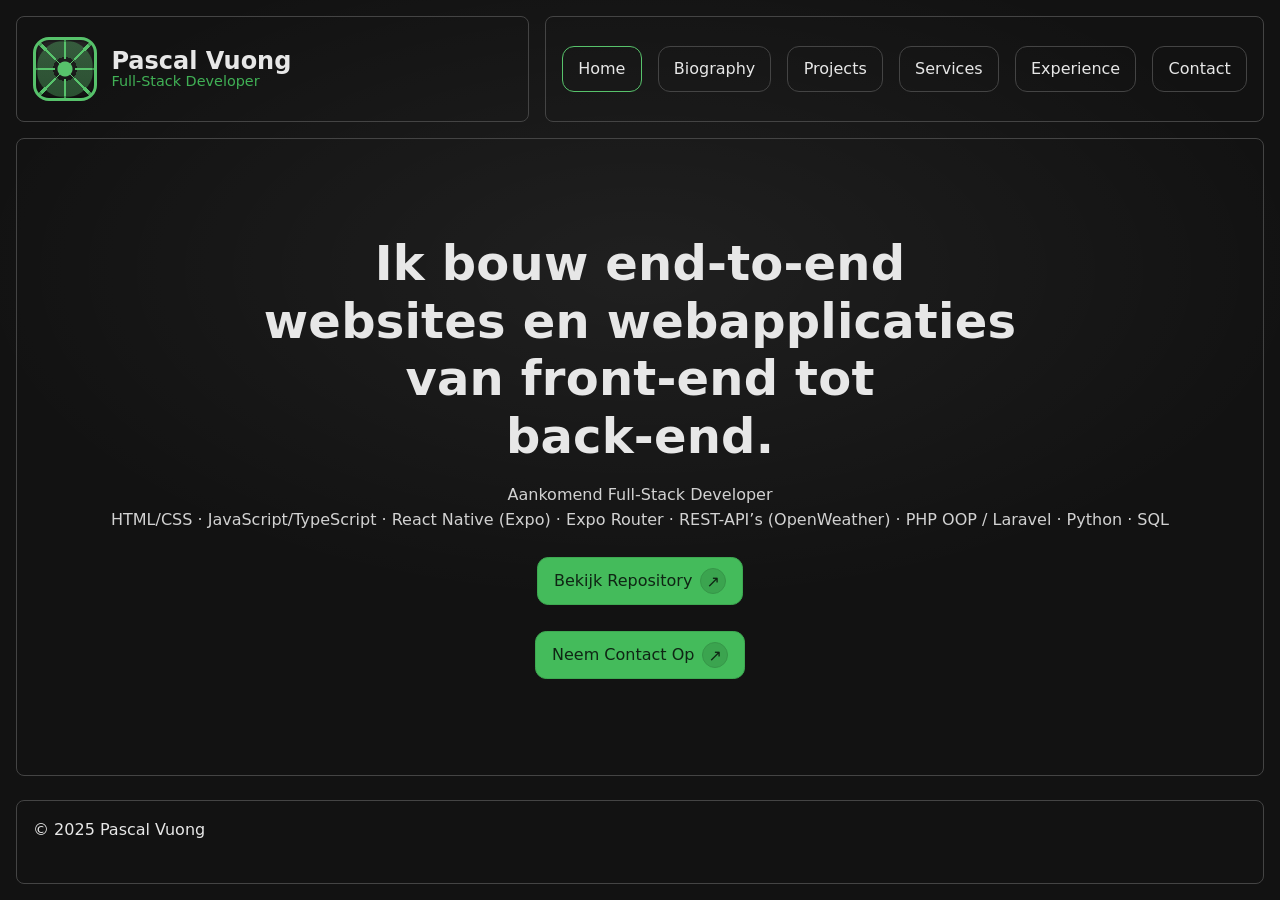
<file: index.html>
<!doctype html>
<html lang="nl">
<head>
  <meta charset="utf-8" />
  <meta name="viewport" content="width=device-width, initial-scale=1" />
  <title>Home — Pascal Vuong Portfolio</title>
  <link rel="stylesheet" href="assets/css/compiled.css">
</head>
<body>
  <a class="skip-link" href="#main">Direct naar hoofdinhoud</a>
  
  <header class="brandbar">
    <a class="brand" href="index.html">
      <span class="brand__logo" aria-hidden="true"></span>
      <span class="brand__text">
        <strong>Pascal Vuong</strong>
        <em>Full-Stack Developer</em>
      </span>
    </a>
  </header>

  <nav aria-label="Hoofdnavigatie" class="topnav">
    <ul>
      <li><a href="index.html" aria-current="page" class="is-current">Home</a></li>
      <li><a href="autobiography.html">Biography</a></li>
      <li><a href="projects.html">Projects</a></li>
      <li><a href="services.html">Services</a></li>
      <li><a href="experience.html">Experience</a></li>
      <li><a href="contact.html">Contact</a></li>
    </ul>
  </nav>

  <main id="main" class="home" tabindex="-1">
    <section class="hero" aria-labelledby="hero-title">
      <h1 id="hero-title">
        Ik bouw end-to-end<br />
        websites en webapplicaties<br />
        van front-end tot<br />
        back-end.
      </h1>

      <p class="hero__meta">
        <span class="hero__subtitle">Aankomend Full-Stack Developer</span><br />
        HTML/CSS · JavaScript/TypeScript · React Native (Expo) · Expo Router · REST-API’s (OpenWeather) · PHP OOP / Laravel · Python · SQL
      </p>

      <a class="btn btn--accent" href="https://github.com/PascalVuong/pascalvuong.github.io">
        Bekijk Repository <span class="btn__icon" aria-hidden="true">↗</span>
      </a><br>

      <a class="btn btn--accent" href="contact.html">
        Neem Contact Op <span class="btn__icon" aria-hidden="true">↗</span>
      </a>
    </section>
  </main>

  <footer>
    <p>&copy; <time datetime="2025">2025</time> Pascal Vuong</p>
  </footer>
</body>
</html>
</file>
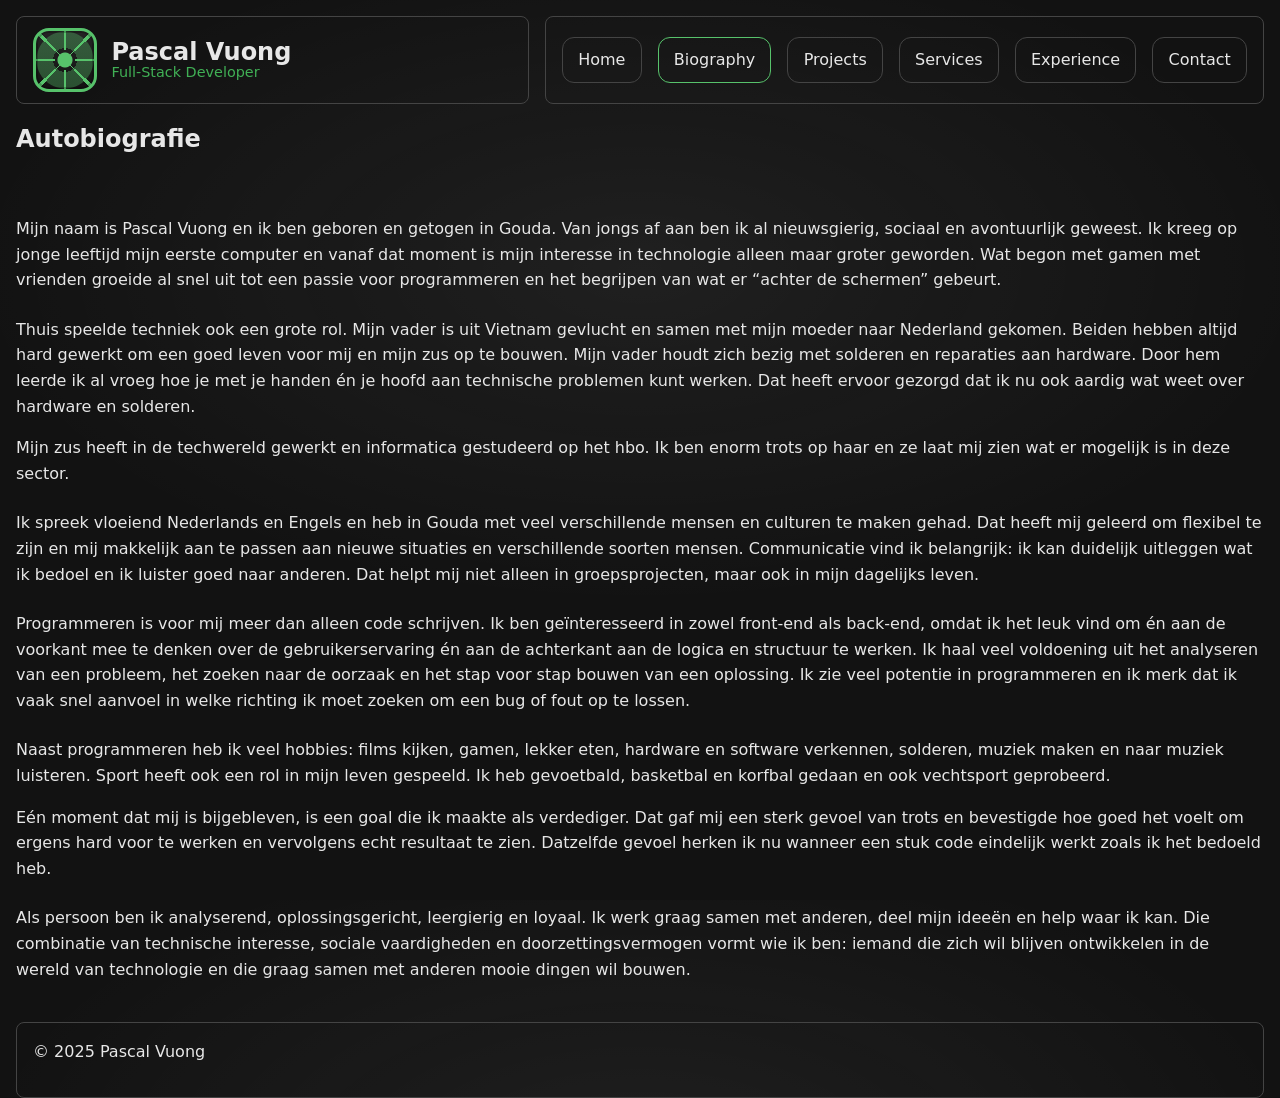
<file: autobiography.html>
<!doctype html>
<html lang="nl">
<head>
  <meta charset="utf-8" />
  <meta name="viewport" content="width=device-width, initial-scale=1" />
  <title>Autobiografie — Pascal Vuong Portfolio</title>
  <link rel="stylesheet" href="assets/css/compiled.css">
</head>
<body>
  <a class="skip-link" href="#main">Direct naar hoofdinhoud</a>

  <header class="brandbar">
    <a class="brand" href="index.html">
      <span class="brand__logo" aria-hidden="true"></span>
      <span class="brand__text">
        <strong>Pascal Vuong</strong>
        <em>Full-Stack Developer</em>
      </span>
    </a>
  </header>

  <nav aria-label="Hoofdnavigatie" class="topnav">
    <ul>
      <li><a href="index.html">Home</a></li>
      <li><a href="autobiography.html" aria-current="page" class="is-current">Biography</a></li>
      <li><a href="projects.html">Projects</a></li>
      <li><a href="services.html">Services</a></li>
      <li><a href="experience.html">Experience</a></li>
      <li><a href="contact.html">Contact</a></li>
    </ul>
  </nav>

  <main id="main" class="page" tabindex="-1">
    <article class="content" aria-labelledby="auto-title">
      <h1 id="auto-title">Autobiografie</h1><br>

      <section class="bio-section bio-section--intro">
        <p>Mijn naam is Pascal Vuong en ik ben geboren en getogen in Gouda. Van jongs af aan ben ik al nieuwsgierig, sociaal en avontuurlijk geweest. Ik kreeg op jonge leeftijd mijn eerste computer en vanaf dat moment is mijn interesse in technologie alleen maar groter geworden. Wat begon met gamen met vrienden groeide al snel uit tot een passie voor programmeren en het begrijpen van wat er “achter de schermen” gebeurt.</p>
      </section>

      <section class="bio-section bio-section--family">
        <p>Thuis speelde techniek ook een grote rol. Mijn vader is uit Vietnam gevlucht en samen met mijn moeder naar Nederland gekomen. Beiden hebben altijd hard gewerkt om een goed leven voor mij en mijn zus op te bouwen. Mijn vader houdt zich bezig met solderen en reparaties aan hardware. Door hem leerde ik al vroeg hoe je met je handen én je hoofd aan technische problemen kunt werken. Dat heeft ervoor gezorgd dat ik nu ook aardig wat weet over hardware en solderen.</p>
        <p>Mijn zus heeft in de techwereld gewerkt en informatica gestudeerd op het hbo. Ik ben enorm trots op haar en ze laat mij zien wat er mogelijk is in deze sector.</p>
      </section>

      <section class="bio-section bio-section--language">
        <p>Ik spreek vloeiend Nederlands en Engels en heb in Gouda met veel verschillende mensen en culturen te maken gehad. Dat heeft mij geleerd om flexibel te zijn en mij makkelijk aan te passen aan nieuwe situaties en verschillende soorten mensen. Communicatie vind ik belangrijk: ik kan duidelijk uitleggen wat ik bedoel en ik luister goed naar anderen. Dat helpt mij niet alleen in groepsprojecten, maar ook in mijn dagelijks leven.</p>
      </section>

      <section class="bio-section bio-section--dev">
        <p>Programmeren is voor mij meer dan alleen code schrijven. Ik ben geïnteresseerd in zowel front-end als back-end, omdat ik het leuk vind om én aan de voorkant mee te denken over de gebruikerservaring én aan de achterkant aan de logica en structuur te werken. Ik haal veel voldoening uit het analyseren van een probleem, het zoeken naar de oorzaak en het stap voor stap bouwen van een oplossing. Ik zie veel potentie in programmeren en ik merk dat ik vaak snel aanvoel in welke richting ik moet zoeken om een bug of fout op te lossen.</p>
      </section>

      <section class="bio-section bio-section--hobbies">
        <p>Naast programmeren heb ik veel hobbies: films kijken, gamen, lekker eten, hardware en software verkennen, solderen, muziek maken en naar muziek luisteren. Sport heeft ook een rol in mijn leven gespeeld. Ik heb gevoetbald, basketbal en korfbal gedaan en ook vechtsport geprobeerd.</p>
        <p>Eén moment dat mij is bijgebleven, is een goal die ik maakte als verdediger. Dat gaf mij een sterk gevoel van trots en bevestigde hoe goed het voelt om ergens hard voor te werken en vervolgens echt resultaat te zien. Datzelfde gevoel herken ik nu wanneer een stuk code eindelijk werkt zoals ik het bedoeld heb.</p>
      </section>

      <section class="bio-section bio-section--traits">
        <p>Als persoon ben ik analyserend, oplossingsgericht, leergierig en loyaal. Ik werk graag samen met anderen, deel mijn ideeën en help waar ik kan. Die combinatie van technische interesse, sociale vaardigheden en doorzettingsvermogen vormt wie ik ben: iemand die zich wil blijven ontwikkelen in de wereld van technologie en die graag samen met anderen mooie dingen wil bouwen.</p>
      </section>
    </article>
  </main>

  <footer>
    <p>&copy; <time datetime="2025">2025</time> Pascal Vuong</p>
  </footer>
</body>
</html>
</file>
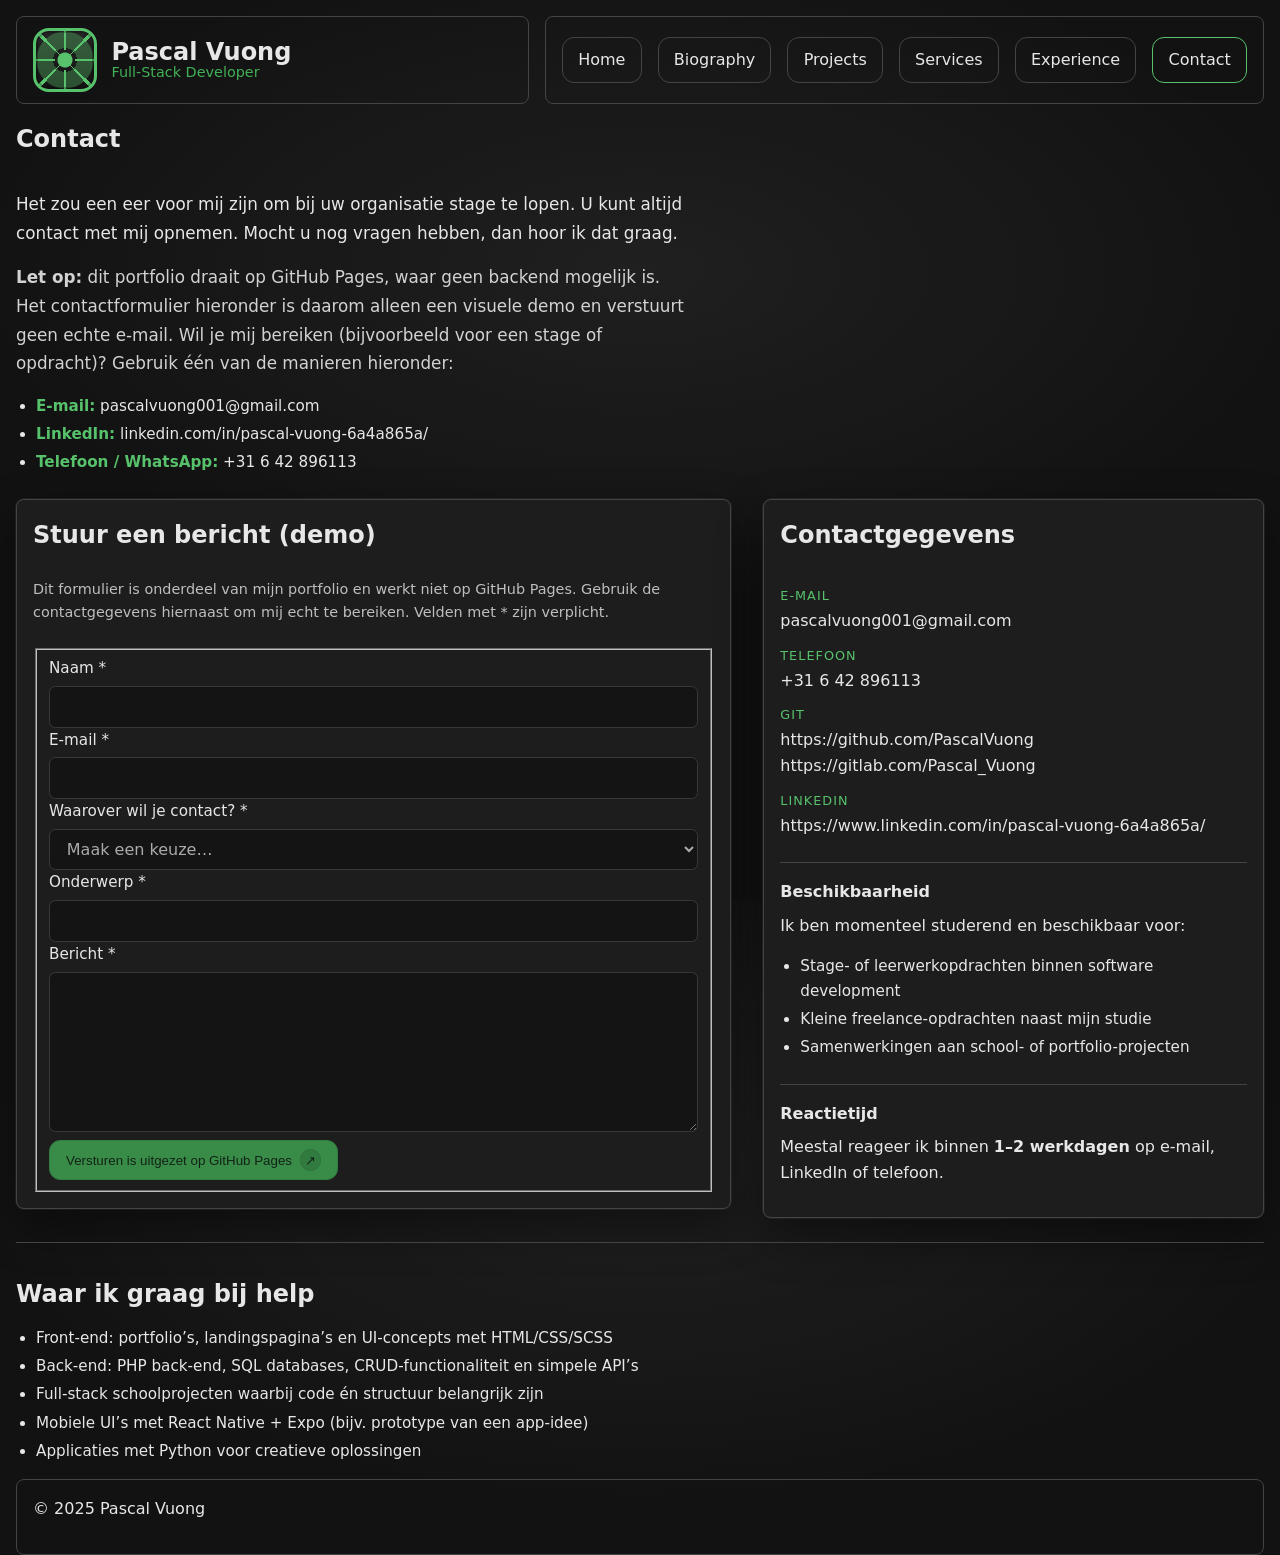
<file: contact.html>
<!doctype html>
<html lang="nl">
<head>
  <meta charset="utf-8" />
  <meta name="viewport" content="width=device-width, initial-scale=1" />
  <title>Contact — Pascal Vuong Portfolio</title>
  <link rel="stylesheet" href="assets/css/compiled.css">
</head>
<body>
  <a class="skip-link" href="#main">Direct naar hoofdinhoud</a>

  <!-- Brandbar -->
  <header class="brandbar">
    <a class="brand" href="index.html">
      <span class="brand__logo" aria-hidden="true"></span>
      <span class="brand__text">
        <strong>Pascal Vuong</strong>
        <em>Full-Stack Developer</em>
      </span>
    </a>
  </header>

  <!-- Top navigatie -->
  <nav aria-label="Hoofdnavigatie" class="topnav">
    <ul>
      <li><a href="index.html">Home</a></li>
      <li><a href="autobiography.html">Biography</a></li>
      <li><a href="projects.html">Projects</a></li>
      <li><a href="services.html">Services</a></li>
      <li><a href="experience.html">Experience</a></li>
      <li><a href="contact.html" aria-current="page" class="is-current">Contact</a></li>
    </ul>
  </nav>

  <!-- Main -->
  <main id="main" class="page" tabindex="-1">
    <section id="contact" class="content" aria-labelledby="contact-title">
      <h1 id="contact-title">Contact</h1>

      <!-- Intro -->
      <section class="contact-section contact-section--intro">
        <p>
          Het zou een eer voor mij zijn om bij uw organisatie stage te lopen.
          U kunt altijd contact met mij opnemen.
          Mocht u nog vragen hebben, dan hoor ik dat graag.
        </p>

        <p class="contact-note">
          <strong>Let op:</strong> dit portfolio draait op GitHub Pages, waar geen backend mogelijk is.
          Het contactformulier hieronder is daarom alleen een visuele demo en verstuurt geen echte e-mail.
          Wil je mij bereiken (bijvoorbeeld voor een stage of opdracht)? Gebruik één van de manieren hieronder:
        </p>

        <ul class="contact-note-list">
          <li>
            <strong>E-mail:</strong>
            <a href="mailto:pascalvuong001@gmail.com">pascalvuong001@gmail.com</a>
          </li>
          <li>
            <strong>LinkedIn:</strong>
            <a href="https://www.linkedin.com/in/pascal-vuong-6a4a865a/"
              target="_blank" rel="noopener noreferrer">
              linkedin.com/in/pascal-vuong-6a4a865a/
            </a>
          </li>
          <li>
            <strong>Telefoon / WhatsApp:</strong>
            <a href="tel:+31642896113">+31 6 42 896113</a>
          </li>
        </ul>
      </section>

      <!-- Grid: formulier + gegevens -->
      <section class="contact-section contact-section--grid" aria-label="Contactformulier en contactgegevens">
        <!-- Formulier -->
        <section class="contact-panel contact-panel--form" aria-labelledby="contact-form-title">
          <h2 id="contact-form-title">Stuur een bericht (demo)</h2>
          <p class="contact-form-help">
            Dit formulier is onderdeel van mijn portfolio en werkt niet op GitHub Pages.
            Gebruik de contactgegevens hiernaast om mij echt te bereiken. Velden met * zijn verplicht.
          </p>

          <form class="contact-form" action="#" method="post" aria-disabled="true" novalidate>
            <fieldset disabled>
              <div class="field">
                <label for="name">Naam *</label>
                <input id="name" name="name" type="text" autocomplete="name" required>
              </div>

              <div class="field">
                <label for="email">E-mail *</label>
                <input id="email" name="email" type="email" inputmode="email" autocomplete="email" required>
              </div>

              <div class="field">
                <label for="reason">Waarover wil je contact? *</label>
                <select id="reason" name="reason" required>
                  <option value="">Maak een keuze…</option>
                  <option value="stage">Stage / leerwerkplek</option>
                  <option value="schoolproject">Schoolproject / samenwerking</option>
                  <option value="website">Website of webapplicatie</option>
                  <option value="mobile">Mobiele app / prototype</option>
                  <option value="other">Overig</option>
                </select>
              </div>

              <div class="field">
                <label for="subject">Onderwerp *</label>
                <input id="subject" name="subject" type="text" required>
              </div>

              <div class="field">
                <label for="message">Bericht *</label>
                <textarea id="message" name="message" rows="6" required></textarea>
              </div>

              <button type="button" class="btn btn--accent" disabled>
                Versturen is uitgezet op GitHub Pages
                <span class="btn__icon" aria-hidden="true">↗</span>
              </button>
            </fieldset>
          </form>
        </section>

        <!-- Contactgegevens -->
        <section class="contact-panel contact-panel--info" aria-labelledby="contact-info-title">
          <h2 id="contact-info-title">Contactgegevens</h2>

          <ul class="contact-list">
            <li>
              <span class="contact-label">E-mail</span>
              <a href="mailto:pascalvuong001@gmail.com">pascalvuong001@gmail.com</a>
            </li>
            <li>
              <span class="contact-label">Telefoon</span>
              <a href="tel:+31642896113">+31 6 42 896113</a>
            </li>
            <li>
              <span class="contact-label">Git</span>
              <a href="https://github.com/PascalVuong" target="_blank" rel="noopener noreferrer">
                https://github.com/PascalVuong
              </a><br>
              <a href="https://gitlab.com/Pascal_Vuong/" target="_blank" rel="noopener noreferrer">
                https://gitlab.com/Pascal_Vuong
              </a>
            </li>
            <li>
              <span class="contact-label">LinkedIn</span>
              <a href="https://www.linkedin.com/in/pascal-vuong-6a4a865a/" target="_blank" rel="noopener noreferrer">
                https://www.linkedin.com/in/pascal-vuong-6a4a865a/
              </a>
            </li>
          </ul>

          <section class="contact-subsection contact-subsection--availability" aria-label="Beschikbaarheid">
            <h3>Beschikbaarheid</h3>
            <p>
              Ik ben momenteel studerend en beschikbaar voor:
            </p>
            <ul class="contact-points">
              <li>Stage- of leerwerkopdrachten binnen software development</li>
              <li>Kleine freelance-opdrachten naast mijn studie</li>
              <li>Samenwerkingen aan school- of portfolio-projecten</li>
            </ul>
          </section>

          <section class="contact-subsection contact-subsection--response" aria-label="Reactietijd">
            <h3>Reactietijd</h3>
            <p>
              Meestal reageer ik binnen <strong>1–2 werkdagen</strong> op e-mail, LinkedIn of telefoon.
            </p>
          </section>
        </section>
      </section>

      <!-- Extra: waar ik graag bij help -->
      <section class="contact-section contact-section--topics" aria-label="Waar ik bij kan helpen">
        <h2>Waar ik graag bij help</h2>
        <ul class="contact-points">
          <li>Front-end: portfolio’s, landingspagina’s en UI-concepts met HTML/CSS/SCSS</li>
          <li>Back-end: PHP back-end, SQL databases, CRUD-functionaliteit en simpele API’s</li>
          <li>Full-stack schoolprojecten waarbij code én structuur belangrijk zijn</li>
          <li>Mobiele UI’s met React Native + Expo (bijv. prototype van een app-idee)</li>
          <li>Applicaties met Python voor creatieve oplossingen</li>
        </ul>
      </section>
    </section>
  </main>

  <footer>
    <p>&copy; <time datetime="2025">2025</time> Pascal Vuong</p>
  </footer>
</body>
</html>
</file>
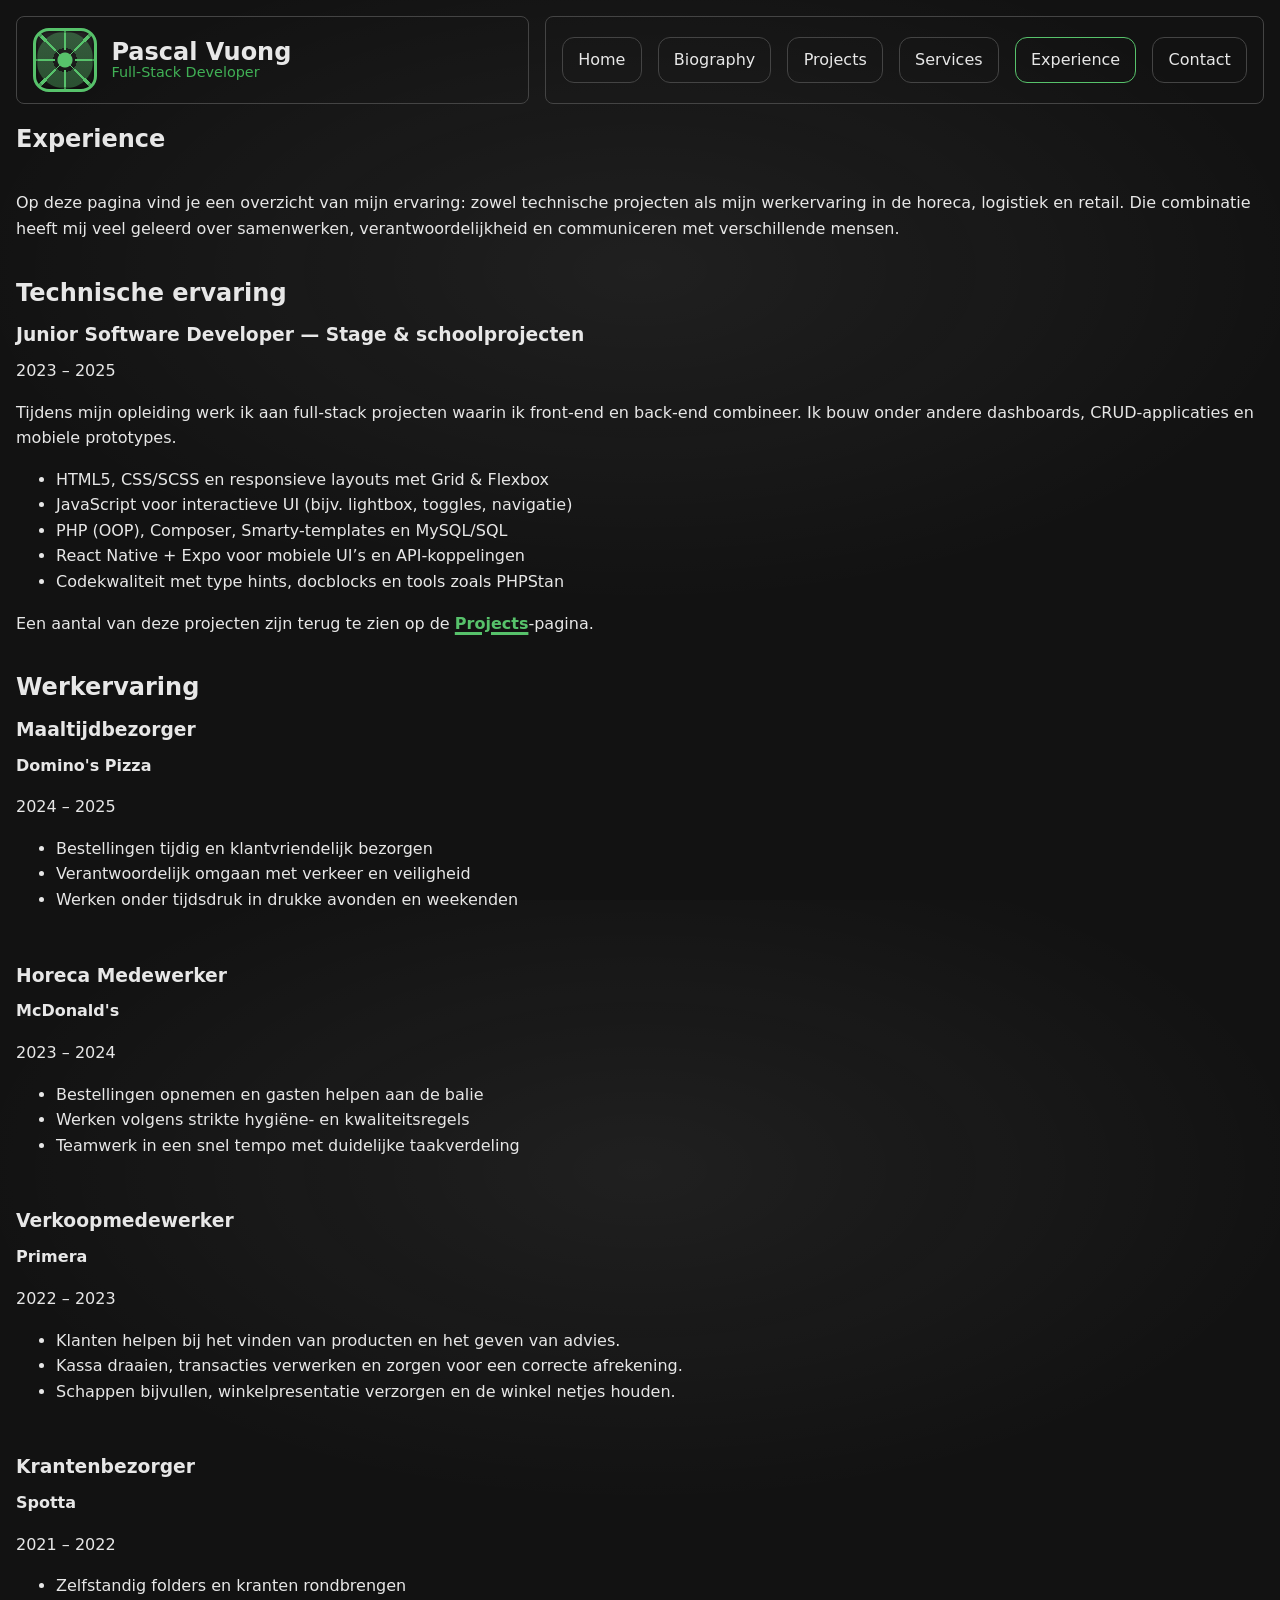
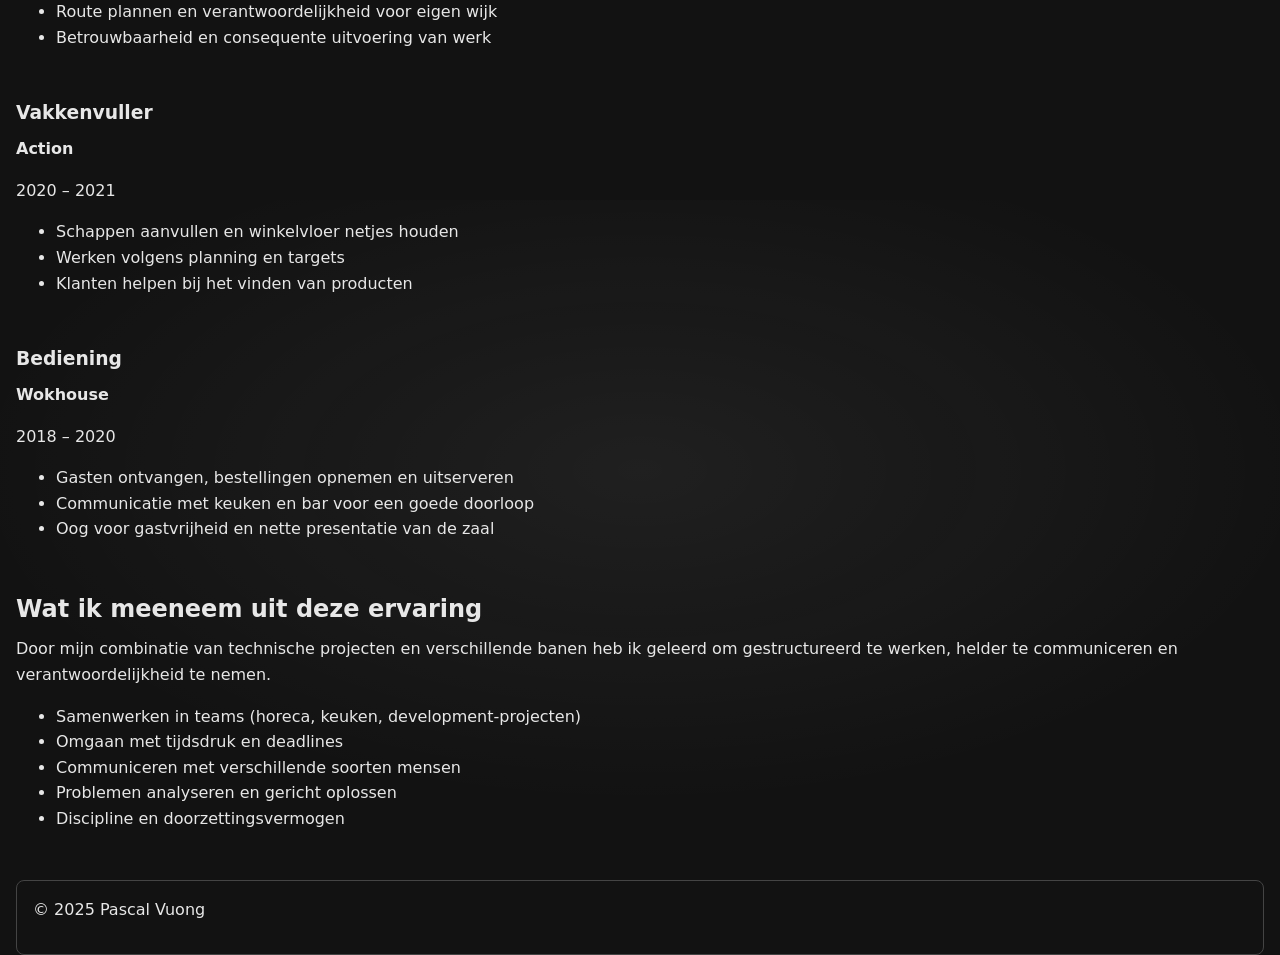
<file: experience.html>
<!doctype html>
<html lang="nl">
<head>
  <meta charset="utf-8" />
  <meta name="viewport" content="width=device-width, initial-scale=1" />
  <title>Experience — Pascal Vuong Portfolio</title>
  <link rel="stylesheet" href="assets/css/compiled.css">
</head>
<body>
  <a class="skip-link" href="#main">Direct naar hoofdinhoud</a>

  <!-- Brandbar -->
  <header class="brandbar">
    <a class="brand" href="index.html">
      <span class="brand__logo" aria-hidden="true"></span>
      <span class="brand__text">
        <strong>Pascal Vuong</strong>
        <em>Full-Stack Developer</em>
      </span>
    </a>
  </header>

  <!-- Top navigatie -->
  <nav aria-label="Hoofdnavigatie" class="topnav">
    <ul>
      <li><a href="index.html">Home</a></li>
      <li><a href="autobiography.html">Biography</a></li>
      <li><a href="projects.html">Projects</a></li>
      <li><a href="services.html">Services</a></li>
      <li><a href="experience.html" aria-current="page" class="is-current">Experience</a></li>
      <li><a href="contact.html">Contact</a></li>
    </ul>
  </nav>

  <!-- Main -->
  <main id="main" class="page" tabindex="-1">
    <section id="experience" class="content" aria-labelledby="exp-title">
      <h1 id="exp-title">Experience</h1>

      <!-- Intro -->
      <section class="exp-section exp-section--intro">
        <p>
          Op deze pagina vind je een overzicht van mijn ervaring: zowel technische projecten
          als mijn werkervaring in de horeca, logistiek en retail. Die combinatie heeft mij
          veel geleerd over samenwerken, verantwoordelijkheid en communiceren met verschillende mensen.
        </p>
      </section>

      <!-- Tech / schoolervaring -->
      <section class="exp-section exp-section--tech" aria-label="Technische ervaring">
        <h2>Technische ervaring</h2>

        <article class="exp-card exp-card--dev">
          <h3>Junior Software Developer — Stage &amp; schoolprojecten</h3>
          <p class="exp-meta">
            <time datetime="2023">2023</time> – <time datetime="2025">2025</time>
          </p>
          <p>
            Tijdens mijn opleiding werk ik aan full-stack projecten waarin ik front-end en back-end combineer.
            Ik bouw onder andere dashboards, CRUD-applicaties en mobiele prototypes.
          </p>
          <ul class="exp-points">
            <li>HTML5, CSS/SCSS en responsieve layouts met Grid &amp; Flexbox</li>
            <li>JavaScript voor interactieve UI (bijv. lightbox, toggles, navigatie)</li>
            <li>PHP (OOP), Composer, Smarty-templates en MySQL/SQL</li>
            <li>React Native + Expo voor mobiele UI’s en API-koppelingen</li>
            <li>Codekwaliteit met type hints, docblocks en tools zoals PHPStan</li>
          </ul>
          <p class="exp-note">
            Een aantal van deze projecten zijn terug te zien op de <a href="projects.html">Projects</a>-pagina.
          </p>
        </article>
      </section>

      <!-- Werkervaring buiten IT -->
      <section class="exp-section exp-section--jobs" aria-label="Werkervaring">
        <h2>Werkervaring</h2>

        <div class="exp-grid exp-grid--jobs">
          <article class="exp-card exp-card--job">
            <h3>Maaltijdbezorger</h3>
            <p><strong>Domino's Pizza</strong></p>
            <p class="exp-meta">
              <time datetime="2024">2024</time> – <time datetime="2025">2025</time>
            </p>
            <ul class="exp-points">
              <li>Bestellingen tijdig en klantvriendelijk bezorgen</li>
              <li>Verantwoordelijk omgaan met verkeer en veiligheid</li>
              <li>Werken onder tijdsdruk in drukke avonden en weekenden</li>
            </ul>
          </article>

          <article class="exp-card exp-card--job">
            <h3>Horeca Medewerker</h3>
            <p><strong>McDonald's</strong></p>
            <p class="exp-meta">
              <time datetime="2023">2023</time> – <time datetime="2024">2024</time>
            </p>
            <ul class="exp-points">
              <li>Bestellingen opnemen en gasten helpen aan de balie</li>
              <li>Werken volgens strikte hygiëne- en kwaliteitsregels</li>
              <li>Teamwerk in een snel tempo met duidelijke taakverdeling</li>
            </ul>
          </article>

          <article class="exp-card exp-card--job">
            <h3>Verkoopmedewerker</h3>
            <p><strong>Primera</strong></p>
            <p class="exp-meta">
              <time datetime="2022">2022</time> – <time datetime="2023">2023</time>
            </p>
            <ul class="exp-points">
              <li>Klanten helpen bij het vinden van producten en het geven van advies.</li>
              <li>Kassa draaien, transacties verwerken en zorgen voor een correcte afrekening.</li>
              <li>Schappen bijvullen, winkelpresentatie verzorgen en de winkel netjes houden.</li>
            </ul>
          </article>

          <article class="exp-card exp-card--job">
            <h3>Krantenbezorger</h3>
            <p><strong>Spotta</strong></p>
            <p class="exp-meta">
              <time datetime="2021">2021</time> – <time datetime="2022">2022</time>
            </p>
            <ul class="exp-points">
              <li>Zelfstandig folders en kranten rondbrengen</li>
              <li>Route plannen en verantwoordelijkheid voor eigen wijk</li>
              <li>Betrouwbaarheid en consequente uitvoering van werk</li>
            </ul>
          </article>

          <article class="exp-card exp-card--job">
            <h3>Vakkenvuller</h3>
            <p><strong>Action</strong></p>
            <p class="exp-meta">
              <time datetime="2020">2020</time> – <time datetime="2021">2021</time>
            </p>
            <ul class="exp-points">
              <li>Schappen aanvullen en winkelvloer netjes houden</li>
              <li>Werken volgens planning en targets</li>
              <li>Klanten helpen bij het vinden van producten</li>
            </ul>
          </article>

          <article class="exp-card exp-card--job">
            <h3>Bediening</h3>
            <p><strong>Wokhouse</strong></p>
            <p class="exp-meta">
              <time datetime="2018">2018</time> – <time datetime="2020">2020</time>
            </p>
            <ul class="exp-points">
              <li>Gasten ontvangen, bestellingen opnemen en uitserveren</li>
              <li>Communicatie met keuken en bar voor een goede doorloop</li>  
              <li>Oog voor gastvrijheid en nette presentatie van de zaal</li>
            </ul>
          </article>
        </div>
      </section>

      <!-- Skills / wat ik meeneem -->
      <section class="exp-section exp-section--skills" aria-label="Vaardigheden">
        <h2>Wat ik meeneem uit deze ervaring</h2>
        <p>
          Door mijn combinatie van technische projecten en verschillende banen heb ik geleerd om
          gestructureerd te werken, helder te communiceren en verantwoordelijkheid te nemen.
        </p>
        <ul class="exp-points">
          <li>Samenwerken in teams (horeca, keuken, development-projecten)</li>
          <li>Omgaan met tijdsdruk en deadlines</li>
          <li>Communiceren met verschillende soorten mensen</li>
          <li>Problemen analyseren en gericht oplossen</li>
          <li>Discipline en doorzettingsvermogen</li>
        </ul>
      </section>
    </section>
  </main>

  <footer>
    <p>&copy; <time datetime="2025">2025</time> Pascal Vuong</p>
  </footer>
</body>
</html>
</file>
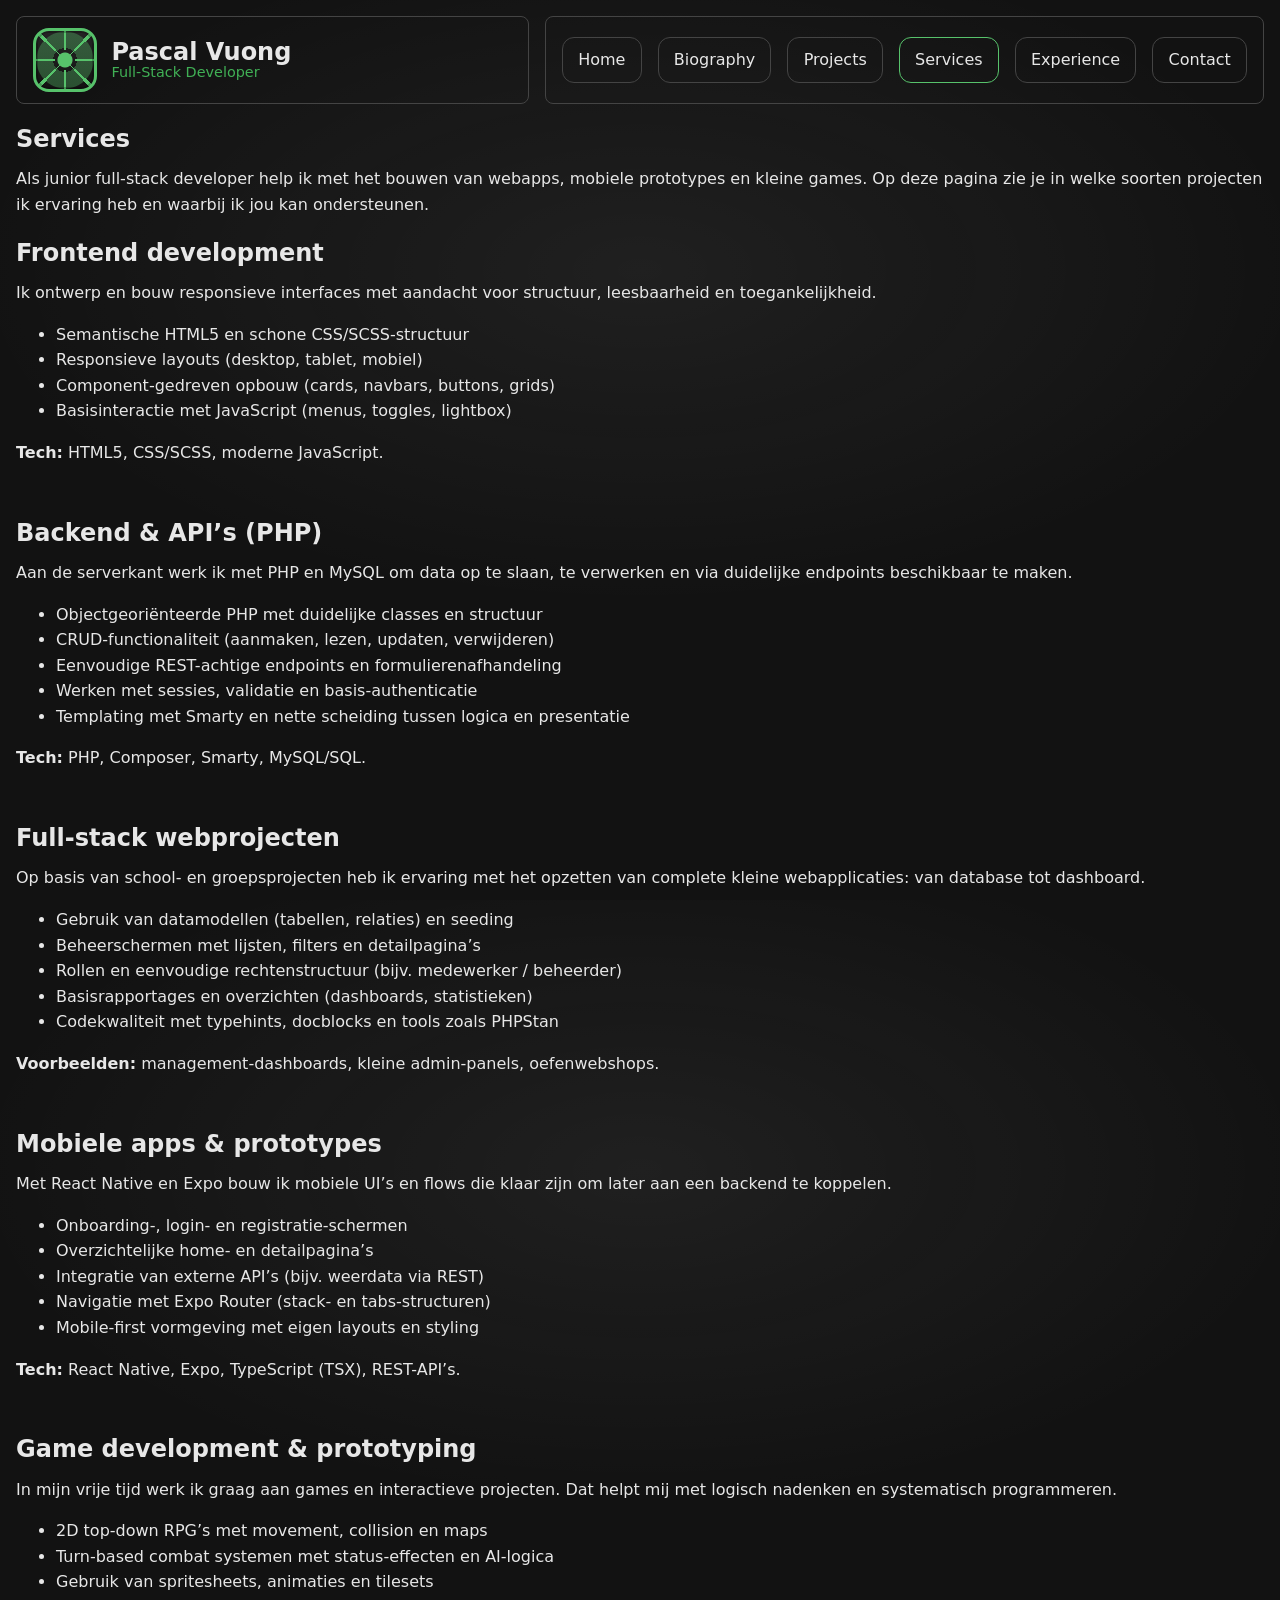
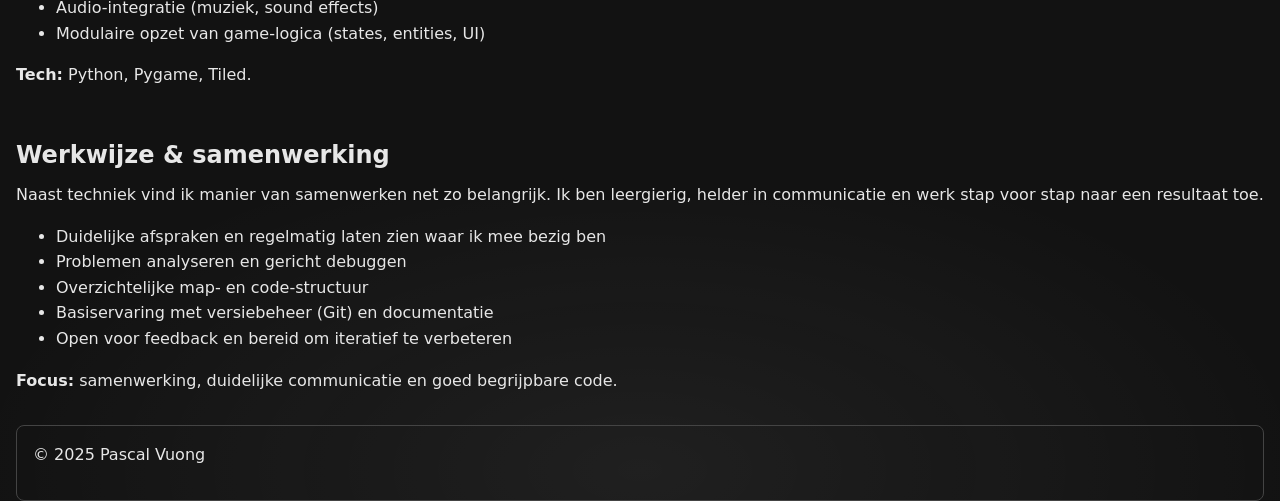
<file: services.html>
<!doctype html>
<html lang="nl">
<head>
  <meta charset="utf-8" />
  <meta name="viewport" content="width=device-width, initial-scale=1" />
  <title>Services — Pascal Vuong Portfolio</title>
  <link rel="stylesheet" href="assets/css/compiled.css">
</head>
<body>
  <a class="skip-link" href="#main">Direct naar hoofdinhoud</a>

  <!-- Brandbar -->
  <header class="brandbar">
    <a class="brand" href="index.html">
      <span class="brand__logo" aria-hidden="true"></span>
      <span class="brand__text">
        <strong>Pascal Vuong</strong>
        <em>Full-Stack Developer</em>
      </span>
    </a>
  </header>

  <!-- Top navigatie -->
  <nav aria-label="Hoofdnavigatie" class="topnav">
    <ul>
      <li><a href="index.html">Home</a></li>
      <li><a href="autobiography.html">Biography</a></li>
      <li><a href="projects.html">Projects</a></li>
      <li><a href="services.html" aria-current="page" class="is-current">Services</a></li>
      <li><a href="experience.html">Experience</a></li>
      <li><a href="contact.html">Contact</a></li>
    </ul>
  </nav>

  <!-- Main -->
  <main id="main" class="page" tabindex="-1">
    <section id="services" class="content" aria-labelledby="services-title">
      <h1 id="services-title">Services</h1>

      <!-- Intro -->
      <section class="services-section services-section--intro">
        <p>
          Als junior full-stack developer help ik met het bouwen van webapps, mobiele prototypes en kleine games.
          Op deze pagina zie je in welke soorten projecten ik ervaring heb en waarbij ik jou kan ondersteunen.
        </p>
      </section>

      <!-- Grid met diensten -->
      <section class="services-grid" aria-label="Overzicht van diensten">
        <!-- Frontend -->
        <section class="service-card service-card--frontend">
          <h2>Frontend development</h2>
          <p>
            Ik ontwerp en bouw responsieve interfaces met aandacht voor structuur, leesbaarheid en toegankelijkheid.
          </p>
          <ul class="service-points">
            <li>Semantische HTML5 en schone CSS/SCSS-structuur</li>
            <li>Responsieve layouts (desktop, tablet, mobiel)</li>
            <li>Component-gedreven opbouw (cards, navbars, buttons, grids)</li>
            <li>Basisinteractie met JavaScript (menus, toggles, lightbox)</li>
          </ul>
          <p class="service-tools">
            <strong>Tech:</strong> HTML5, CSS/SCSS, moderne JavaScript.
          </p>
        </section>

        <!-- Backend & APIs -->
        <section class="service-card service-card--backend">
          <h2>Backend &amp; API’s (PHP)</h2>
          <p>
            Aan de serverkant werk ik met PHP en MySQL om data op te slaan, te verwerken en via duidelijke endpoints beschikbaar te maken.
          </p>
          <ul class="service-points">
            <li>Objectgeoriënteerde PHP met duidelijke classes en structuur</li>
            <li>CRUD-functionaliteit (aanmaken, lezen, updaten, verwijderen)</li>
            <li>Eenvoudige REST-achtige endpoints en formulierenafhandeling</li>
            <li>Werken met sessies, validatie en basis-authenticatie</li>
            <li>Templating met Smarty en nette scheiding tussen logica en presentatie</li>
          </ul>
          <p class="service-tools">
            <strong>Tech:</strong> PHP, Composer, Smarty, MySQL/SQL.
          </p>
        </section>

        <!-- Full-stack webprojecten -->
        <section class="service-card service-card--fullstack">
          <h2>Full-stack webprojecten</h2>
          <p>
            Op basis van school- en groepsprojecten heb ik ervaring met het opzetten van complete kleine webapplicaties:
            van database tot dashboard.
          </p>
          <ul class="service-points">
            <li>Gebruik van datamodellen (tabellen, relaties) en seeding</li>
            <li>Beheerschermen met lijsten, filters en detailpagina’s</li>
            <li>Rollen en eenvoudige rechtenstructuur (bijv. medewerker / beheerder)</li>
            <li>Basisrapportages en overzichten (dashboards, statistieken)</li>
            <li>Codekwaliteit met typehints, docblocks en tools zoals PHPStan</li>
          </ul>
          <p class="service-tools">
            <strong>Voorbeelden:</strong> management-dashboards, kleine admin-panels, oefenwebshops.
          </p>
        </section>

        <!-- Mobiele apps & prototypes -->
        <section class="service-card service-card--mobile">
          <h2>Mobiele apps &amp; prototypes</h2>
          <p>
            Met React Native en Expo bouw ik mobiele UI’s en flows die klaar zijn om later aan een backend te koppelen.
          </p>
          <ul class="service-points">
            <li>Onboarding-, login- en registratie-schermen</li>
            <li>Overzichtelijke home- en detailpagina’s</li>
            <li>Integratie van externe API’s (bijv. weerdata via REST)</li>
            <li>Navigatie met Expo Router (stack- en tabs-structuren)</li>
            <li>Mobile-first vormgeving met eigen layouts en styling</li>
          </ul>
          <p class="service-tools">
            <strong>Tech:</strong> React Native, Expo, TypeScript (TSX), REST-API’s.
          </p>
        </section>

        <!-- Game development & creative coding -->
        <section class="service-card service-card--games">
          <h2>Game development &amp; prototyping</h2>
          <p>
            In mijn vrije tijd werk ik graag aan games en interactieve projecten. Dat helpt mij met logisch nadenken en systematisch programmeren.
          </p>
          <ul class="service-points">
            <li>2D top-down RPG’s met movement, collision en maps</li>
            <li>Turn-based combat systemen met status-effecten en AI-logica</li>
            <li>Gebruik van spritesheets, animaties en tilesets</li>
            <li>Audio-integratie (muziek, sound effects)</li>
            <li>Modulaire opzet van game-logica (states, entities, UI)</li>
          </ul>
          <p class="service-tools">
            <strong>Tech:</strong> Python, Pygame, Tiled.
          </p>
        </section>

        <!-- Werkwijze & samenwerking -->
        <section class="service-card service-card--workflow">
          <h2>Werkwijze &amp; samenwerking</h2>
          <p>
            Naast techniek vind ik manier van samenwerken net zo belangrijk. Ik ben leergierig, helder in communicatie en
            werk stap voor stap naar een resultaat toe.
          </p>
          <ul class="service-points">
            <li>Duidelijke afspraken en regelmatig laten zien waar ik mee bezig ben</li>
            <li>Problemen analyseren en gericht debuggen</li>
            <li>Overzichtelijke map- en code-structuur</li>
            <li>Basiservaring met versiebeheer (Git) en documentatie</li>
            <li>Open voor feedback en bereid om iteratief te verbeteren</li>
          </ul>
          <p class="service-tools">
            <strong>Focus:</strong> samenwerking, duidelijke communicatie en goed begrijpbare code.
          </p>
        </section>
      </section>
    </section>
  </main>

  <footer>
    <p>&copy; <time datetime="2025">2025</time> Pascal Vuong</p>
  </footer>
</body>
</html>
</file>
<file: assets/css/compiled.css>
@charset "UTF-8";
:root {
  --accent: #57c26b;
  --text: #e7e7e7;
  --bg-0: #121212;
  --bg-1: #1d1d1d;
  --glow: rgba(255,255,255,.06);
}

.brandbar, .topnav, footer, .panel, .home .hero, .contact-panel {
  border: 1px solid #444;
  padding: 1rem;
  border-radius: 0.5rem;
}

.field input:focus-visible,
.field textarea:focus-visible,
.field select:focus-visible, :where(a, button, input, select, textarea):focus-visible {
  outline: 3px solid #000;
  outline-offset: 2px;
}

:root {
  --accent: #57c26b;
  --text: #e7e7e7;
  --bg-0: #121212;
  --bg-1: #1d1d1d;
  --glow: rgba(255, 255, 255, 0.06);
}

* {
  box-sizing: border-box;
}

html {
  font-size: 100%;
}

body {
  margin: 0;
  font-family: system-ui, Arial, sans-serif;
  line-height: 1.6;
}

h1, h2, h3 {
  margin: 0 0 0.5rem 0;
}

p {
  margin: 0 0 1rem 0;
}

.skip-link {
  position: fixed;
  left: -9999px;
  top: auto;
}
.skip-link:focus {
  left: 0.75rem;
  top: 0.75rem;
  background: rgba(255, 255, 255, 0.6666666667); /* vervangt map-get() */
  padding: 0.5rem 1rem;
  border: 1px solid #000;
  border-radius: 0.5rem;
  z-index: 1000;
}

:root {
  --header-h: 88px;
}

/* basis */
html,
body {
  height: 100%;
}

body {
  margin: 0;
  display: grid;
  gap: 1rem;
  padding: 1rem;
  grid-template-columns: 1fr;
  grid-template-areas: "brand" "nav" "main" "footer";
  max-width: 80rem;
  margin-inline: auto;
  color: #e7e7e7;
  background: radial-gradient(70rem 35rem at 50% 30%, rgba(255, 255, 255, 0.06) 0, transparent 60%), #121212;
}

/* koppel areas */
.brandbar {
  grid-area: brand;
}

.topnav {
  grid-area: nav;
}

footer {
  grid-area: footer;
}

main {
  grid-area: main;
}

/* consistente headerhoogte */
.brandbar,
.topnav {
  min-height: var(--header-h);
  display: flex;
  align-items: center;
}

/* ✅ panelen zijn nu opt-in */
/* Home-hero blijft paneel */
/* marge-clamp binnen panelen (voorkomt “lege randen”) */
.panel > :first-child {
  margin-top: 0;
}

.panel > :last-child {
  margin-bottom: 0;
}

/* tablet+ layout */
@media (min-width: 48rem) {
  body {
    grid-template-columns: 1fr auto;
    grid-template-areas: "brand nav" "main  main" "footer footer";
  }
}
/* hero */
.home .hero {
  display: grid;
  justify-items: center;
  text-align: center;
  padding-block: 6rem;
}
.home .hero h1 {
  font-size: clamp(2.2rem, 4vw + 1rem, 3rem);
  line-height: 1.2;
  margin-bottom: 1rem;
  letter-spacing: 0.2px;
}
.home .hero .hero__meta {
  opacity: 0.9;
  margin-bottom: 1.5rem;
}

/* projecten-raster */
#projecten > article {
  border: 1px dashed #444;
  border-radius: 0.5rem;
  padding: 1rem;
  background: linear-gradient(180deg, rgba(255, 255, 255, 0.03), transparent);
  transition: border-color 0.18s ease, border-style 0.18s ease, box-shadow 0.18s ease, transform 0.18s ease, background-color 0.18s ease;
}

/* Tech stack badges */
#projecten > article .tech-list {
  display: flex;
  flex-wrap: wrap;
  gap: 0.5rem;
  list-style: none;
  padding: 0;
  margin: 0.25rem 0 1rem 0;
  margin-bottom: 1.3rem;
}

#projecten > article .tech-list li {
  padding: 0.35em 0.65em;
  border: 1px solid #444;
  border-radius: 0.75rem;
  background: linear-gradient(180deg, rgba(255, 255, 255, 0.05), transparent);
  font-size: 0.95rem;
  white-space: nowrap;
}

#projecten > article:hover {
  border-style: solid;
  border-color: #57c26b;
  box-shadow: 0 0 0 1px #57c26b inset, 0 0 0 4px rgba(87, 194, 107, 0.18);
  transform: translateY(-2px);
  background: linear-gradient(180deg, rgba(87, 194, 107, 0.06), transparent);
}

#projecten > article h3 a {
  color: #e7e7e7;
  text-decoration: none;
}

#projecten > article h3 a:hover,
#projecten > article h3 a:focus-visible {
  color: #57c26b;
  text-decoration: underline;
}

/* Project cards: layout zit nu in components.scss,
   hier houden we het bewust leeg om dubbele layout te voorkomen. */
/* Tech list met icoontjes */
#projecten .tech-list {
  display: flex;
  flex-wrap: wrap;
  gap: 0.5rem;
  list-style: none;
  padding: 0;
  margin: 0.25rem 0 1rem 0;
}

#projecten .tech-list li {
  display: inline-flex;
  align-items: center;
  gap: 0.45rem;
  padding: 0.35em 0.65em;
  border: 1px solid #444;
  border-radius: 0.75rem;
  background: linear-gradient(180deg, rgba(255, 255, 255, 0.05), transparent);
  font-size: 0.95rem;
}

/* Icoonformaat en kleur volgt tekstkleur (currentColor) */
#projecten .tech-list .icon {
  inline-size: 1.1em;
  block-size: 1.1em;
  display: inline-grid;
  place-items: center;
}

#projecten .tech-list .icon svg {
  width: 100%;
  height: 100%;
  fill: currentColor;
}

/* Optioneel: alleen het icoon krijgt merk-kleur */
#projecten .tech-list [data-brand=react] .icon {
  color: #61DAFB;
}

#projecten .tech-list [data-brand=typescript] .icon {
  color: #3178C6;
}

#projecten .tech-list [data-brand=expo] .icon {
  color: rgba(255, 255, 255, 0.8);
}

/* Generieke pictogrammen subtiel */
#projecten .tech-list [data-generic] .icon {
  color: #9ca3af;
}

/* Autobiografie-pagina */
.bio-section {
  margin-block: 1.5rem;
}

.bio-section--intro { /* ... */ }

.bio-section--family { /* ... */ }

.bio-section--language { /* ... */ }

.bio-section--dev { /* ... */ }

.bio-section--hobbies { /* ... */ }

.bio-section--traits { /* ... */ }

/* Services-pagina */
.services-grid {
  display: grid;
  gap: 2rem;
}

.service-card {
  /* bv. panel-stijl zoals je project-cards */
}

.exp-section {
  margin-block: 2rem;
}

.exp-grid--jobs {
  display: grid;
  gap: 2rem;
  /* bv. vanaf tablet side-by-side: */
  /* grid-template-columns: repeat(auto-fit, minmax(16rem, 1fr)); */
}

.exp-card {
  /* evt. dezelfde panel-stijl als je .project-card */
}

.exp-note a,
.exp-note a:visited {
  color: #57c26b;
  font-weight: 600;
  text-decoration-line: underline;
  text-decoration-thickness: 0.16em;
  text-underline-offset: 0.18em;
}

.exp-note a:hover,
.exp-note a:focus-visible {
  text-decoration-thickness: 0.2em;
}

/* ===== Contactpagina ===== */
#contact {
  max-width: 80rem;
  margin-inline: auto;
  display: flex;
  flex-direction: column;
  gap: 1.5rem;
}

/* Intro-tekst */
.contact-section--intro p {
  max-width: 42rem;
  font-size: 1.05rem;
  line-height: 1.7;
}

/* Grid: formulier links, info rechts */
.contact-section--grid {
  display: grid;
  gap: 2rem;
  align-items: flex-start;
}

@media (min-width: 52rem) {
  .contact-section--grid {
    grid-template-columns: minmax(0, 2fr) minmax(0, 1.4fr);
  }
}
/* Panel basis (kaart-stijl) */
.contact-panel {
  background: #1d1d1d;
  box-shadow: 0 0 0 1px rgba(255, 255, 255, 0.06), 0 18px 45px rgba(0, 0, 0, 0.45);
}

.contact-panel--form {
  display: flex;
  flex-direction: column;
  gap: 1rem;
}

.contact-panel--info {
  display: flex;
  flex-direction: column;
  gap: 1.5rem;
}

/* ===== Formulier ===== */
.contact-form {
  display: grid;
  gap: 1rem;
}

.contact-form-help {
  margin: 0 0 0.5rem;
  font-size: 0.9rem;
  opacity: 0.8;
}

.field {
  display: grid;
  gap: 0.35rem;
}

.field label {
  font-size: 0.95rem;
  font-weight: 500;
}

.field input,
.field textarea,
.field select {
  background: #111;
  border: 1px solid #444;
  border-radius: 0.4rem;
  padding: 0.55rem 0.8rem;
  color: #e7e7e7;
  font: inherit;
  line-height: 1.4;
}

.field textarea {
  resize: vertical;
  min-height: 10rem;
}

/* Focus-stijl voor inputs/textarea/select */
.field input:focus-visible,
.field textarea:focus-visible,
.field select:focus-visible {
  border-color: #57c26b;
}

/* Klein beetje spacing boven de knop */
.contact-form .btn {
  margin-top: 0.5rem;
}

/* ===== Contactgegevens ===== */
.contact-list {
  list-style: none;
  margin: 0;
  padding: 0;
  display: grid;
  gap: 0.75rem;
}

.contact-label {
  display: block;
  font-size: 0.8rem;
  letter-spacing: 0.08em;
  text-transform: uppercase;
  color: #57c26b;
  margin-bottom: 0.1rem;
}

/* Sub-secties: beschikbaarheid / reactietijd */
.contact-subsection {
  border-top: 1px solid #444;
  padding-top: 1rem;
}

.contact-subsection h3 {
  font-size: 1rem;
  margin: 0 0 0.5rem;
}

/* Lijsten met bullets */
.contact-points {
  margin: 0;
  padding-left: 1.25rem;
  display: grid;
  gap: 0.25rem;
  font-size: 0.95rem;
}

/* Extra blok onderaan: “Waar ik graag bij help” */
.contact-section--topics {
  border-top: 1px solid #444;
  padding-top: 2rem;
}

.contact-section--topics h2 {
  margin-bottom: 0.75rem;
}

/* Tijdelijke blokkering styling voor duidelijkheid */
.contact-form[aria-disabled=true] .field input,
.contact-form[aria-disabled=true] .field textarea,
.contact-form[aria-disabled=true] .field select {
  opacity: 0.7;
  cursor: not-allowed;
}

.contact-form[aria-disabled=true] .btn[disabled] {
  opacity: 0.7;
  cursor: not-allowed;
}

/* Actieve styling voor contact-note + links zoals project-titels */
.contact-note {
  margin-top: 0.75rem;
  font-size: 0.9rem;
  opacity: 0.9;
}

.contact-note-list {
  margin: 0.5rem 0 0;
  padding-left: 1.25rem;
  display: grid;
  gap: 0.25rem;
  font-size: 0.95rem;
}

/* labels (E-mail / LinkedIn / Telefoon) groen */
.contact-note-list strong {
  color: #57c26b;
}

/* Links in intro-lijst én contact-panel:
   - standaard: wit (tokens.$text), geen underline
   - hover/focus: groen + underline, zoals project-titels
*/
.contact-note-list a,
.contact-note-list a:visited,
.contact-panel--info a,
.contact-panel--info a:visited {
  color: #e7e7e7;
  text-decoration: none;
}

/* Hover/focus: accent + underline */
.contact-note-list a:hover,
.contact-note-list a:focus-visible,
.contact-panel--info a:hover,
.contact-panel--info a:focus-visible {
  color: #57c26b;
  text-decoration-line: underline;
  text-decoration-thickness: 0.16em;
  text-underline-offset: 0.18em;
}

/* NAV pill-rij */
nav.topnav ul {
  display: flex;
  gap: 1rem;
  list-style: none;
  margin: 0;
  padding: 0;
  flex-wrap: wrap;
  align-items: center;
  justify-content: flex-end;
}
nav.topnav a {
  display: inline-block;
  text-decoration: none;
  padding: 0.55em 0.95em;
  border: 1px solid #444;
  border-radius: 0.75rem;
  color: #e7e7e7;
}
nav.topnav a:hover, nav.topnav a:focus-visible {
  border-color: rgb(42.5, 42.5, 42.5);
}
nav.topnav a.is-current {
  border-color: #57c26b;
}
nav.topnav a {
  /* sibling: a + a */
}
nav.topnav a + nav.topnav a {
  --adjacent: 1;
}

/* BRAND */
.brandbar {
  display: flex;
  align-items: center;
}

.brandbar .brand {
  display: inline-grid;
  grid-auto-flow: column;
  align-items: center;
  gap: 0.9rem;
  color: var(--text);
  text-decoration: none;
}

/* CSS-drawn logo */
.brandbar .brand .brand__logo {
  display: block;
  width: 64px;
  height: 64px;
  border-radius: 1rem;
  border: 3px solid var(--accent);
  box-shadow: 0 0 0 2px rgba(0, 0, 0, 0.25) inset;
  /* Spokes-centrum finetunen; 50% = exact midden (bv. 48% = iets naar links) */
  --spx: 50%;
  background: radial-gradient(circle at 50% 50%, var(--accent) 0 7px, transparent 8px) 0 0/100% 100% no-repeat, radial-gradient(circle at 50% 50%, transparent 0 12px, rgba(87, 194, 107, 0.35) 12px 28px, transparent 29px) 0 0/100% 100% no-repeat, repeating-conic-gradient(from -3deg at var(--spx) 50%, var(--accent) 0 6deg, transparent 6deg 45deg), linear-gradient(180deg, rgba(255, 255, 255, 0.08), rgba(255, 255, 255, 0));
}

.brandbar .brand .brand__text {
  display: grid;
  line-height: 1.05;
}
.brandbar .brand .brand__text strong {
  font-size: 1.5rem;
}
.brandbar .brand .brand__text em {
  font-style: normal;
  color: rgb(63.9834061135, 176.2165938865, 84.9615720524);
  font-size: 0.9rem;
}

/* Icons */
/* Alleen het Expo-icoon */
.tech-list li[data-brand=expo] img,
.tech-list img[alt~=Expo] {
  filter: brightness(3.5);
}

/* Alleen het Palette-icoon */
.tech-list li[data-brand=stylesheetstyling] img.icon,
.tech-list img.icon[src$="palette.svg"] {
  filter: invert(56%) sepia(16%) saturate(1000%) hue-rotate(75deg) brightness(1.05) contrast(0.95) drop-shadow(0 0 6px rgba(87, 194, 107, 0.28));
}

/* CTA */
.btn {
  display: inline-grid;
  grid-auto-flow: column;
  gap: 0.5rem;
  align-items: center;
  padding: 0.65em 1rem;
  border-radius: 0.7rem;
  text-decoration: none;
  border: 1px solid #444;
  color: #e7e7e7;
}
.btn--accent {
  background: rgb(68.2925764192, 187.2074235808, 90.519650655);
  border-color: rgb(61.2663755459, 168.7336244541, 81.3537117904);
  color: #0f2514;
}
.btn .btn__icon {
  display: inline-grid;
  place-items: center;
  width: 1.6em;
  height: 1.6em;
  border-radius: 999px;
  border: 1px solid rgb(54.4737991266, 150.0262008734, 72.3340611354);
  background: rgba(0, 0, 0, 0.12);
}

/* media */
.project-card {
  display: flex;
  flex-direction: row;
  align-items: flex-start;
  gap: 2rem;
  margin-bottom: 2.5rem;
}

/* tekstblok neemt de meeste ruimte,
   én we maken er een kolom van zodat
   tekst, media en knop netjes onder elkaar staan */
.project-body {
  flex: 1;
  display: flex;
  flex-direction: column;
}

/* container voor meerdere kleine plaatjes onder de tekst */
.project-media {
  display: flex;
  flex-wrap: wrap;
  gap: 0.75rem;
  margin-top: 1.5rem;
  margin-bottom: 0.75rem;
  max-width: 100%;
  justify-content: flex-start;
}

/* klikbare thumbnails – klein formaat (10rem breed) */
.project-media__thumb {
  width: 10rem;
  height: auto;
  border-radius: 0.5rem;
  display: block;
  cursor: pointer;
  transition: transform 0.15s ease, box-shadow 0.15s ease;
}
.project-media__thumb:hover, .project-media__thumb:focus {
  transform: scale(1.03);
  box-shadow: 0 0 0 1px #57c26b, 0 0 20px rgba(87, 194, 107, 0.7);
}

.project-cta {
  margin-top: 2rem;
  margin-bottom: 1.5rem;
  display: flex;
  justify-content: flex-start;
}

.project-info3 a.ext-link {
  color: #e7e7e7;
  text-decoration: underline;
}

.project-info3 a.ext-link:hover,
.project-info3 a.ext-link:focus-visible {
  color: #57c26b;
}

.project-collab__title {
  margin: 0 0 0.25rem;
}

.project-collab .label {
  font-weight: 600;
  font-variant-caps: all-small-caps;
  letter-spacing: 0.5px;
  opacity: 0.8;
}

.project-collab .name {
  font-weight: 700;
}

.project-collab__links .ext-link {
  color: #e7e7e7;
  text-decoration: underline;
}

.project-collab__links .ext-link:hover,
.project-collab__links .ext-link:focus-visible {
  color: #57c26b;
}

/* FEATURES TOGGLE (Belangrijkste features) */
.project-features {
  margin-top: 0.75rem;
}
.project-features summary {
  display: inline-flex;
  align-items: center;
  gap: 0.4rem;
  cursor: pointer;
  list-style: none;
  padding: 0;
  margin: 0;
}
.project-features summary::-webkit-details-marker {
  display: none;
}
.project-features summary strong {
  font-weight: 600;
  color: #e7e7e7;
  transition: text-shadow 0.15s ease-out, color 0.15s ease-out;
}
.project-features summary:hover strong {
  text-shadow: 0 0 8px #57c26b;
}
.project-features__icon {
  font-size: 1.4rem;
  line-height: 1;
  color: #57c26b;
  transition: transform 0.2s ease, text-shadow 0.15s ease-out;
}
summary:hover .project-features__icon {
  text-shadow: 0 0 8px #57c26b;
}
.project-features[open] .project-features__icon {
  transform: rotate(180deg);
}

.feature-list {
  margin-top: 0.75rem;
  padding-left: 1.5rem;
}

/* LIGHTBOX */
.lightbox {
  position: fixed;
  inset: 0; /* top:0, right:0, bottom:0, left:0 */
  display: none;
  align-items: center;
  justify-content: center;
  z-index: 1000;
}

.lightbox--visible {
  display: flex;
}

.lightbox__backdrop {
  position: absolute;
  inset: 0;
  background: rgba(0, 0, 0, 0.8);
}

.lightbox__content {
  position: relative;
  max-width: 90vw;
  max-height: 90vh;
  z-index: 1001;
  display: flex;
  flex-direction: column;
  align-items: flex-end;
}

.lightbox__image {
  max-width: 100%;
  max-height: 80vh;
  border-radius: 0.5rem;
  background: #111;
}

.lightbox__caption {
  margin-top: 0.5rem;
  color: #fff;
  align-self: center;
  font-size: 0.9rem;
}

.lightbox__close {
  border: none;
  background: transparent;
  color: #fff;
  font-size: 2rem;
  line-height: 1;
  cursor: pointer;
  margin-bottom: 0.5rem;
}

/*# sourceMappingURL=compiled.css.map */
</file>
